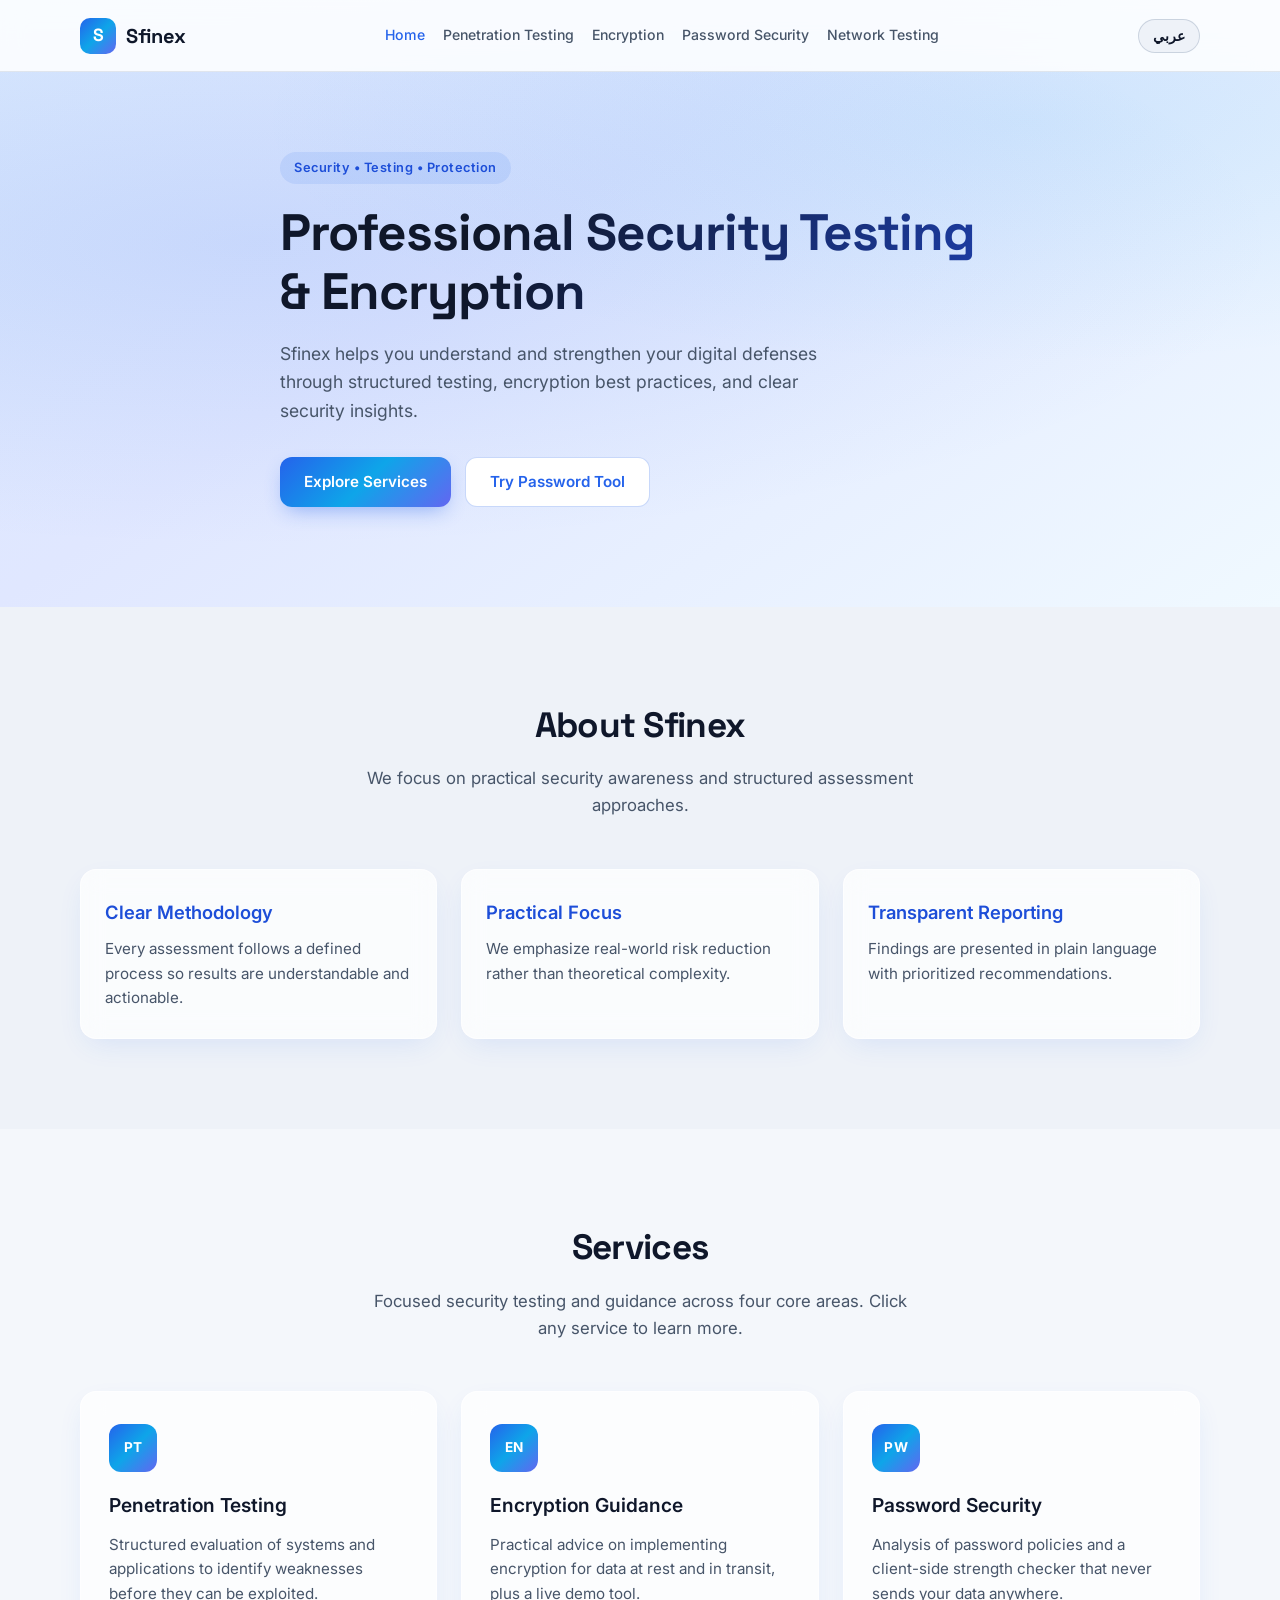
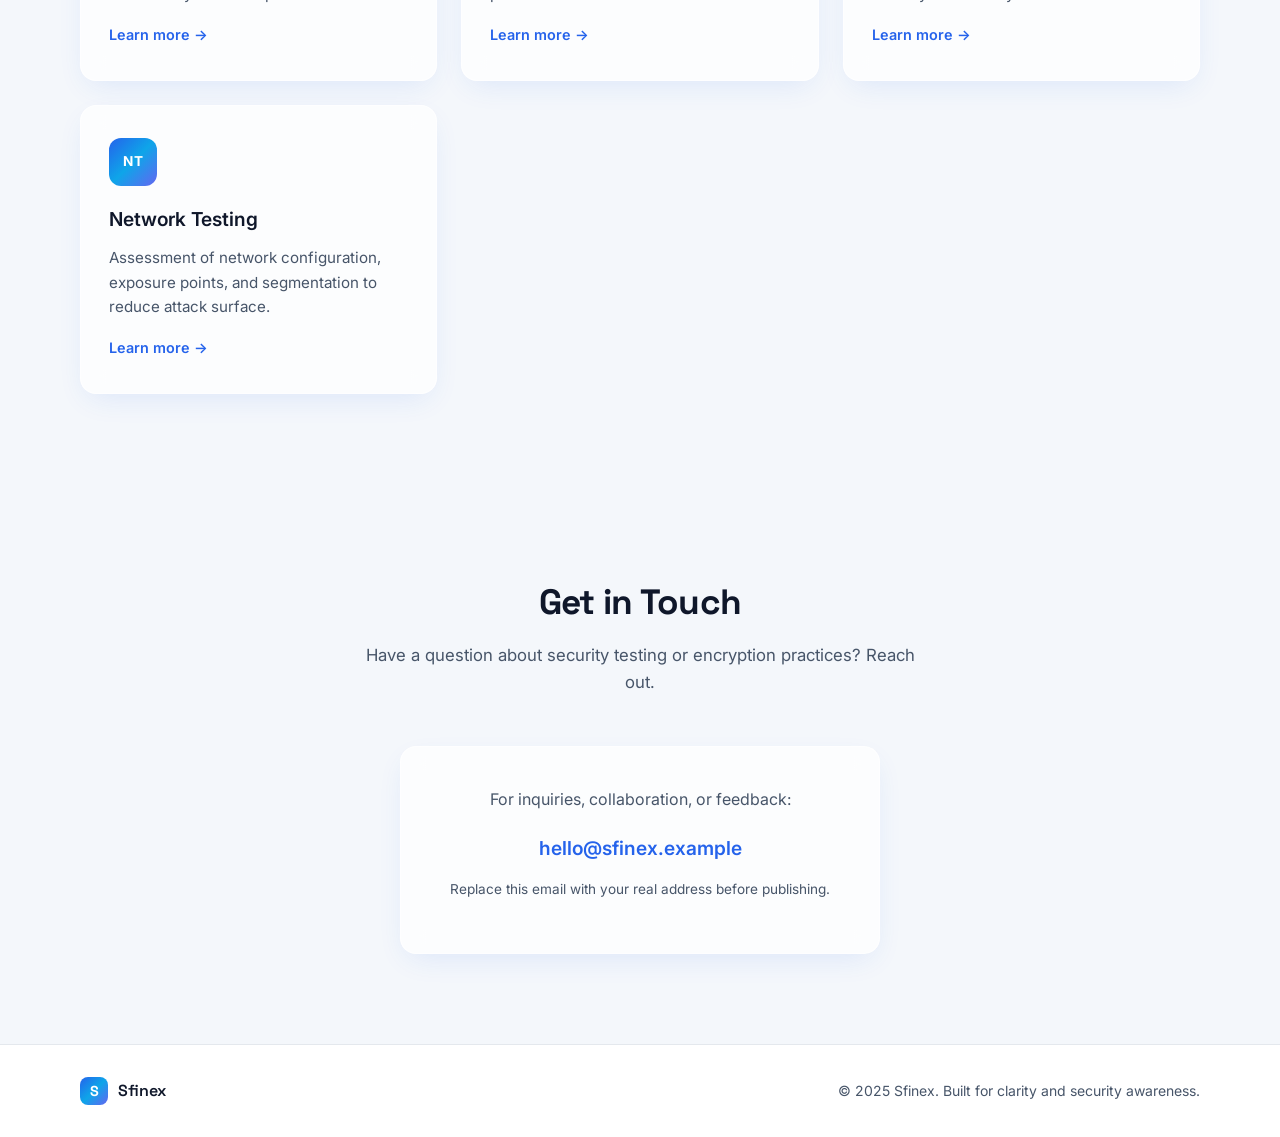
<file: index.html>
<!DOCTYPE html>
<html lang="en" dir="ltr">
<head>
  <meta charset="UTF-8">
  <meta name="viewport" content="width=device-width, initial-scale=1.0">
  <title>Sfinex — Security Testing & Encryption</title>
  <meta name="description" content="Sfinex provides professional penetration testing, encryption guidance, password security analysis, and network testing services.">
  <link rel="stylesheet" href="styles.css">
  <link rel="preconnect" href="https://fonts.googleapis.com">
  <link rel="preconnect" href="https://fonts.gstatic.com" crossorigin>
  <link href="https://fonts.googleapis.com/css2?family=Inter:wght@400;500;600;700&family=Space+Grotesk:wght@500;600;700&display=swap" rel="stylesheet">
</head>
<body>
  <header class="header">
    <div class="container nav">
      <a href="index.html" class="logo">
        <span class="logo-mark">S</span>
        <span class="logo-text">Sfinex</span>
      </a>
      <nav class="nav-links">
        <a href="index.html" class="active" data-en="Home" data-ar="الرئيسية">Home</a>
        <a href="penetration-testing.html" data-en="Penetration Testing" data-ar="اختبار الاختراق">Penetration Testing</a>
        <a href="encryption.html" data-en="Encryption" data-ar="التشفير">Encryption</a>
        <a href="password-security.html" data-en="Password Security" data-ar="أمان كلمات المرور">Password Security</a>
        <a href="network-testing.html" data-en="Network Testing" data-ar="اختبار الشبكة">Network Testing</a>
      </nav>
      <button id="lang-toggle" class="lang-btn" aria-label="Switch language">
        <span id="lang-label">عربي</span>
      </button>
    </div>
  </header>

  <section class="hero">
    <div class="hero-bg"></div>
    <div class="container hero-content">
      <p class="hero-badge" data-en="Security • Testing • Protection" data-ar="أمان • اختبار • حماية">Security • Testing • Protection</p>
      <h1 data-en="Professional Security Testing & Encryption" data-ar="اختبارات أمنية احترافية وتشفير">Professional Security Testing & Encryption</h1>
      <p class="hero-sub" data-en="Sfinex helps you understand and strengthen your digital defenses through structured testing, encryption best practices, and clear security insights." data-ar="تساعدك Sfinex على فهم وتعزيز دفاعاتك الرقمية من خلال اختبارات منظمة، وأفضل ممارسات التشفير، ورؤى أمنية واضحة.">
        Sfinex helps you understand and strengthen your digital defenses through structured testing, encryption best practices, and clear security insights.
      </p>
      <div class="hero-actions">
        <a href="#services" class="btn btn-primary" data-en="Explore Services" data-ar="استكشف الخدمات">Explore Services</a>
        <a href="password-security.html" class="btn btn-secondary" data-en="Try Password Tool" data-ar="جرّب أداة كلمة المرور">Try Password Tool</a>
      </div>
    </div>
  </section>

  <section id="about" class="section about">
    <div class="container">
      <div class="section-header">
        <h2 data-en="About Sfinex" data-ar="عن Sfinex">About Sfinex</h2>
        <p data-en="We focus on practical security awareness and structured assessment approaches." data-ar="نركز على الوعي الأمني العملي وأساليب التقييم المنظمة.">
          We focus on practical security awareness and structured assessment approaches.
        </p>
      </div>
      <div class="about-grid">
        <div class="about-card glass">
          <h3 data-en="Clear Methodology" data-ar="منهجية واضحة">Clear Methodology</h3>
          <p data-en="Every assessment follows a defined process so results are understandable and actionable." data-ar="كل تقييم يتبع عملية محددة حتى تكون النتائج مفهومة وقابلة للتنفيذ.">
            Every assessment follows a defined process so results are understandable and actionable.
          </p>
        </div>
        <div class="about-card glass">
          <h3 data-en="Practical Focus" data-ar="تركيز عملي">Practical Focus</h3>
          <p data-en="We emphasize real-world risk reduction rather than theoretical complexity." data-ar="نركز على تقليل المخاطر في العالم الحقيقي بدلاً من التعقيد النظري.">
            We emphasize real-world risk reduction rather than theoretical complexity.
          </p>
        </div>
        <div class="about-card glass">
          <h3 data-en="Transparent Reporting" data-ar="تقارير شفافة">Transparent Reporting</h3>
          <p data-en="Findings are presented in plain language with prioritized recommendations." data-ar="تُعرض النتائج بلغة بسيطة مع توصيات مرتبة حسب الأولوية.">
            Findings are presented in plain language with prioritized recommendations.
          </p>
        </div>
      </div>
    </div>
  </section>

  <section id="services" class="section services">
    <div class="container">
      <div class="section-header">
        <h2 data-en="Services" data-ar="الخدمات">Services</h2>
        <p data-en="Focused security testing and guidance across four core areas. Click any service to learn more." data-ar="اختبارات أمنية وإرشادات مركزة في أربعة مجالات أساسية. اضغط على أي خدمة لمعرفة المزيد.">
          Focused security testing and guidance across four core areas. Click any service to learn more.
        </p>
      </div>
      <div class="services-grid">
        <a href="penetration-testing.html" class="service-card glass service-link">
          <div class="service-icon">PT</div>
          <h3 data-en="Penetration Testing" data-ar="اختبار الاختراق">Penetration Testing</h3>
          <p data-en="Structured evaluation of systems and applications to identify weaknesses before they can be exploited." data-ar="تقييم منظم للأنظمة والتطبيقات لتحديد نقاط الضعف قبل أن يتم استغلالها.">
            Structured evaluation of systems and applications to identify weaknesses before they can be exploited.
          </p>
          <span class="learn-more" data-en="Learn more →" data-ar="اعرف المزيد ←">Learn more →</span>
        </a>
        <a href="encryption.html" class="service-card glass service-link">
          <div class="service-icon">EN</div>
          <h3 data-en="Encryption Guidance" data-ar="إرشادات التشفير">Encryption Guidance</h3>
          <p data-en="Practical advice on implementing encryption for data at rest and in transit, plus a live demo tool." data-ar="نصائح عملية حول تطبيق التشفير للبيانات الثابتة والمنقولة، مع أداة تجريبية مباشرة.">
            Practical advice on implementing encryption for data at rest and in transit, plus a live demo tool.
          </p>
          <span class="learn-more" data-en="Learn more →" data-ar="اعرف المزيد ←">Learn more →</span>
        </a>
        <a href="password-security.html" class="service-card glass service-link">
          <div class="service-icon">PW</div>
          <h3 data-en="Password Security" data-ar="أمان كلمات المرور">Password Security</h3>
          <p data-en="Analysis of password policies and a client-side strength checker that never sends your data anywhere." data-ar="تحليل سياسات كلمات المرور وفاحص قوة يعمل في المتصفح ولا يرسل بياناتك لأي مكان.">
            Analysis of password policies and a client-side strength checker that never sends your data anywhere.
          </p>
          <span class="learn-more" data-en="Learn more →" data-ar="اعرف المزيد ←">Learn more →</span>
        </a>
        <a href="network-testing.html" class="service-card glass service-link">
          <div class="service-icon">NT</div>
          <h3 data-en="Network Testing" data-ar="اختبار الشبكة">Network Testing</h3>
          <p data-en="Assessment of network configuration, exposure points, and segmentation to reduce attack surface." data-ar="تقييم إعدادات الشبكة ونقاط التعرض والتقسيم لتقليل سطح الهجوم.">
            Assessment of network configuration, exposure points, and segmentation to reduce attack surface.
          </p>
          <span class="learn-more" data-en="Learn more →" data-ar="اعرف المزيد ←">Learn more →</span>
        </a>
      </div>
    </div>
  </section>

  <section id="contact" class="section contact">
    <div class="container">
      <div class="section-header">
        <h2 data-en="Get in Touch" data-ar="تواصل معنا">Get in Touch</h2>
        <p data-en="Have a question about security testing or encryption practices? Reach out." data-ar="لديك سؤال حول اختبارات الأمان أو ممارسات التشفير؟ تواصل معنا.">
          Have a question about security testing or encryption practices? Reach out.
        </p>
      </div>
      <div class="contact-card glass">
        <p data-en="For inquiries, collaboration, or feedback:" data-ar="للاستفسارات أو التعاون أو الملاحظات:">
          For inquiries, collaboration, or feedback:
        </p>
        <a href="mailto:hello@sfinex.example" class="contact-email">hello@sfinex.example</a>
        <p class="contact-note" data-en="Replace this email with your real address before publishing." data-ar="استبدل هذا البريد بعنوانك الحقيقي قبل النشر.">
          Replace this email with your real address before publishing.
        </p>
      </div>
    </div>
  </section>

  <footer class="footer">
    <div class="container footer-inner">
      <div class="footer-brand">
        <span class="logo-mark small">S</span>
        <span>Sfinex</span>
      </div>
      <p class="footer-copy">
        <span data-en="© 2025 Sfinex. Built for clarity and security awareness." data-ar="© 2025 Sfinex. بُني من أجل الوضوح والوعي الأمني.">
          © 2025 Sfinex. Built for clarity and security awareness.
        </span>
      </p>
    </div>
  </footer>

  <script src="script.js"></script>
</body>
</html>
</file>
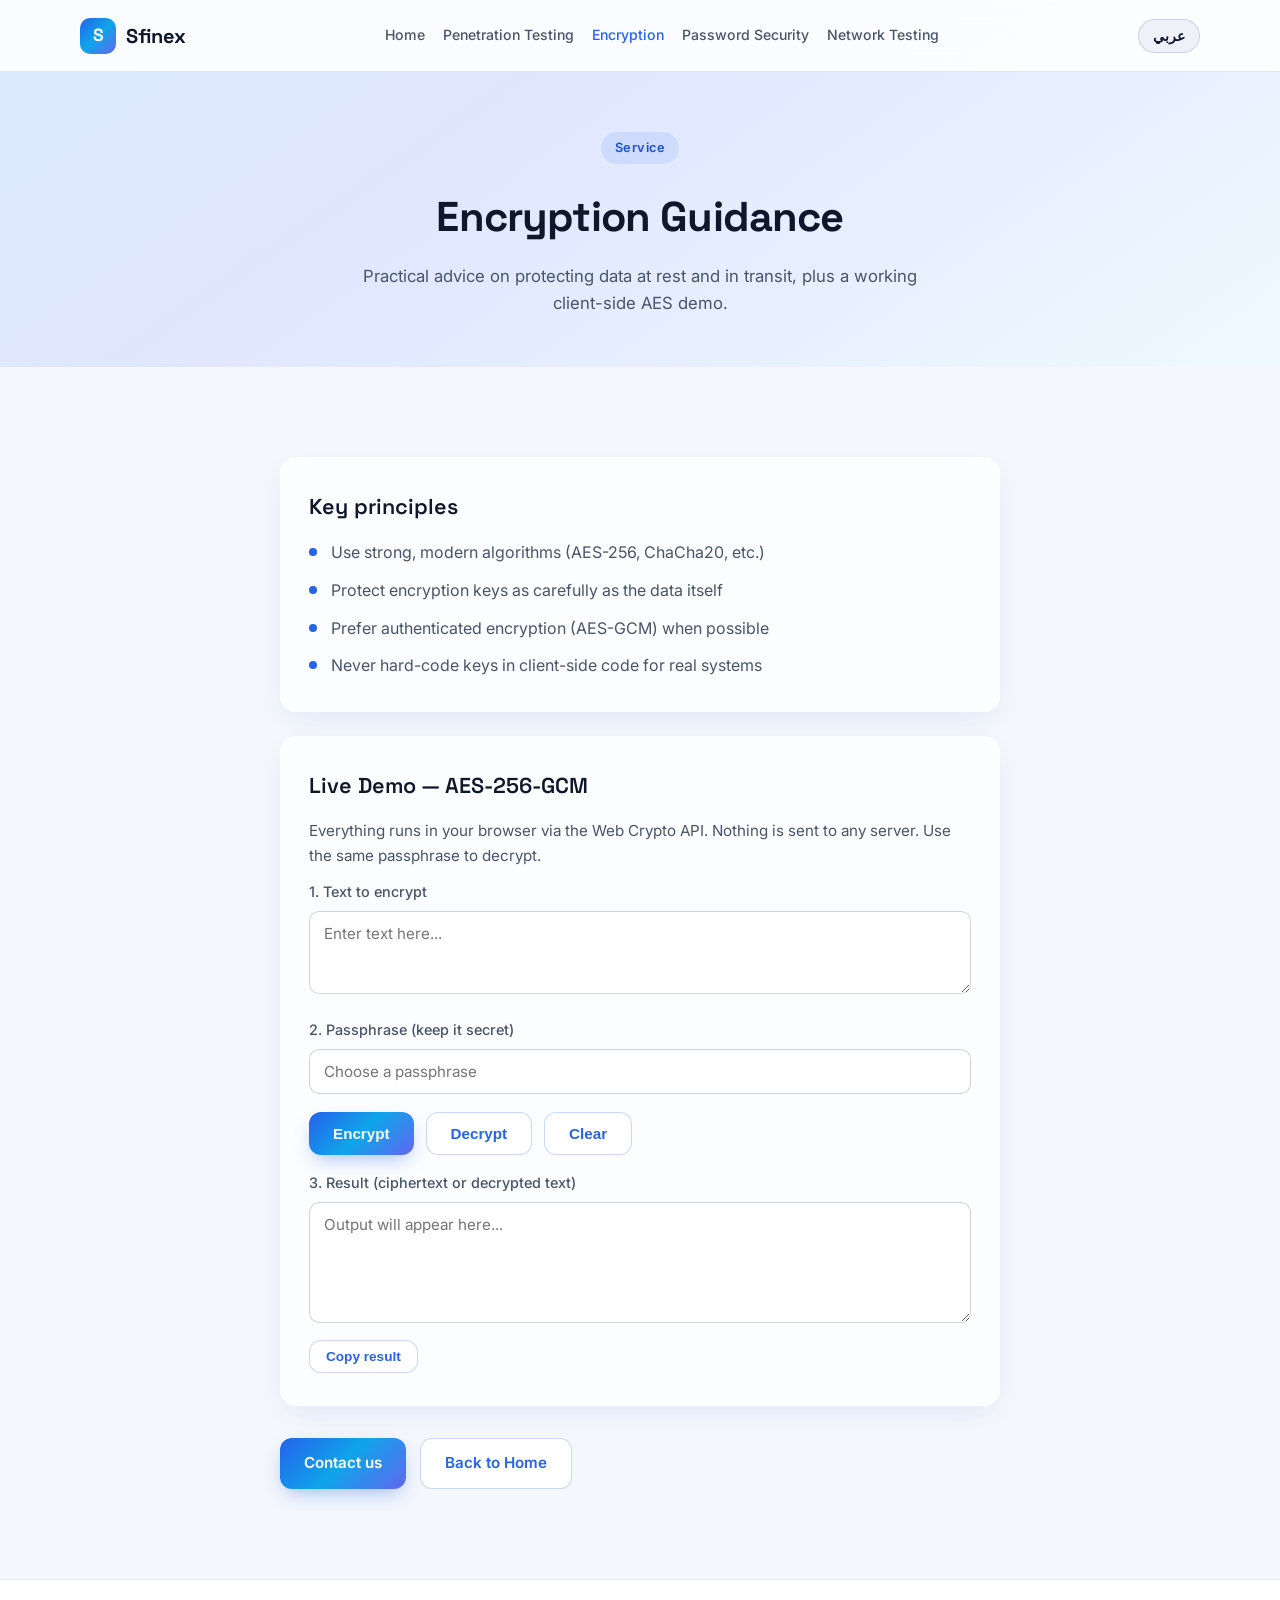
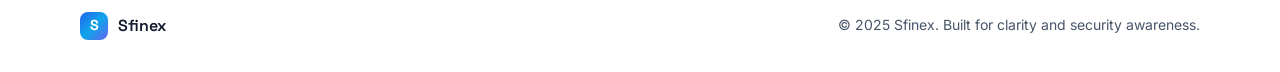
<file: encryption.html>
<!DOCTYPE html>
<html lang="en" dir="ltr">
<head>
  <meta charset="UTF-8">
  <meta name="viewport" content="width=device-width, initial-scale=1.0">
  <title>Encryption — Sfinex</title>
  <link rel="stylesheet" href="styles.css">
  <link rel="preconnect" href="https://fonts.googleapis.com">
  <link rel="preconnect" href="https://fonts.gstatic.com" crossorigin>
  <link href="https://fonts.googleapis.com/css2?family=Inter:wght@400;500;600;700&family=Space+Grotesk:wght@500;600;700&display=swap" rel="stylesheet">
</head>
<body>
  <header class="header">
    <div class="container nav">
      <a href="index.html" class="logo">
        <span class="logo-mark">S</span>
        <span class="logo-text">Sfinex</span>
      </a>
      <nav class="nav-links">
        <a href="index.html" data-en="Home" data-ar="الرئيسية">Home</a>
        <a href="penetration-testing.html" data-en="Penetration Testing" data-ar="اختبار الاختراق">Penetration Testing</a>
        <a href="encryption.html" class="active" data-en="Encryption" data-ar="التشفير">Encryption</a>
        <a href="password-security.html" data-en="Password Security" data-ar="أمان كلمات المرور">Password Security</a>
        <a href="network-testing.html" data-en="Network Testing" data-ar="اختبار الشبكة">Network Testing</a>
      </nav>
      <button id="lang-toggle" class="lang-btn" aria-label="Switch language">
        <span id="lang-label">عربي</span>
      </button>
    </div>
  </header>

  <section class="page-hero">
    <div class="container">
      <p class="hero-badge" data-en="Service" data-ar="خدمة">Service</p>
      <h1 data-en="Encryption Guidance" data-ar="إرشادات التشفير">Encryption Guidance</h1>
      <p class="page-sub" data-en="Practical advice on protecting data at rest and in transit, plus a working client-side AES demo." data-ar="نصائح عملية لحماية البيانات الثابتة والمنقولة، مع عرض AES يعمل في المتصفح.">
        Practical advice on protecting data at rest and in transit, plus a working client-side AES demo.
      </p>
    </div>
  </section>

  <section class="section">
    <div class="container content-width">
      <div class="content-block glass">
        <h2 data-en="Key principles" data-ar="مبادئ أساسية">Key principles</h2>
        <ul class="feature-list">
          <li data-en="Use strong, modern algorithms (AES-256, ChaCha20, etc.)" data-ar="استخدم خوارزميات قوية وحديثة (مثل AES-256)"></li>
          <li data-en="Protect encryption keys as carefully as the data itself" data-ar="احمِ مفاتيح التشفير بعناية مثل البيانات نفسها"></li>
          <li data-en="Prefer authenticated encryption (AES-GCM) when possible" data-ar="فضّل التشفير المصادق عليه (AES-GCM) عند الإمكان"></li>
          <li data-en="Never hard-code keys in client-side code for real systems" data-ar="لا تضع المفاتيح داخل كود الواجهة الأمامية في الأنظمة الحقيقية"></li>
        </ul>
      </div>

      <div class="content-block glass">
        <h2 data-en="Live Demo — AES-256-GCM" data-ar="عرض مباشر — AES-256-GCM">Live Demo — AES-256-GCM</h2>
        <p class="tool-desc" data-en="Everything runs in your browser via the Web Crypto API. Nothing is sent to any server. Use the same passphrase to decrypt." data-ar="كل شيء يعمل في متصفحك عبر Web Crypto API. لا يُرسل أي شيء لأي خادم. استخدم نفس عبارة المرور لفك التشفير.">
          Everything runs in your browser via the Web Crypto API. Nothing is sent to any server. Use the same passphrase to decrypt.
        </p>

        <div class="tool-form">
          <label data-en="1. Text to encrypt" data-ar="1. النص المراد تشفيره">1. Text to encrypt</label>
          <textarea id="plain-text" rows="3" placeholder="Enter text here..."></textarea>

          <label data-en="2. Passphrase (keep it secret)" data-ar="2. عبارة المرور (احتفظ بها سرًا)">2. Passphrase (keep it secret)</label>
          <input type="password" id="enc-pass" placeholder="Choose a passphrase">

          <div class="tool-buttons">
            <button id="btn-encrypt" class="btn btn-primary" data-en="Encrypt" data-ar="تشفير">Encrypt</button>
            <button id="btn-decrypt" class="btn btn-secondary" data-en="Decrypt" data-ar="فك التشفير">Decrypt</button>
            <button id="btn-clear" class="btn btn-secondary" data-en="Clear" data-ar="مسح">Clear</button>
          </div>

          <label data-en="3. Result (ciphertext or decrypted text)" data-ar="3. النتيجة (نص مشفر أو نص مفكوك)">3. Result (ciphertext or decrypted text)</label>
          <textarea id="enc-result" rows="5" placeholder="Output will appear here..."></textarea>
          <button id="btn-copy" class="btn btn-secondary btn-small" data-en="Copy result" data-ar="نسخ النتيجة">Copy result</button>
        </div>
      </div>

      <div class="page-actions">
        <a href="index.html#contact" class="btn btn-primary" data-en="Contact us" data-ar="تواصل معنا">Contact us</a>
        <a href="index.html" class="btn btn-secondary" data-en="Back to Home" data-ar="العودة للرئيسية">Back to Home</a>
      </div>
    </div>
  </section>

  <footer class="footer">
    <div class="container footer-inner">
      <div class="footer-brand">
        <span class="logo-mark small">S</span>
        <span>Sfinex</span>
      </div>
      <p class="footer-copy">
        <span data-en="© 2025 Sfinex. Built for clarity and security awareness." data-ar="© 2025 Sfinex. بُني من أجل الوضوح والوعي الأمني.">
          © 2025 Sfinex. Built for clarity and security awareness.
        </span>
      </p>
    </div>
  </footer>
  <script src="script.js"></script>
</body>
</html>
</file>
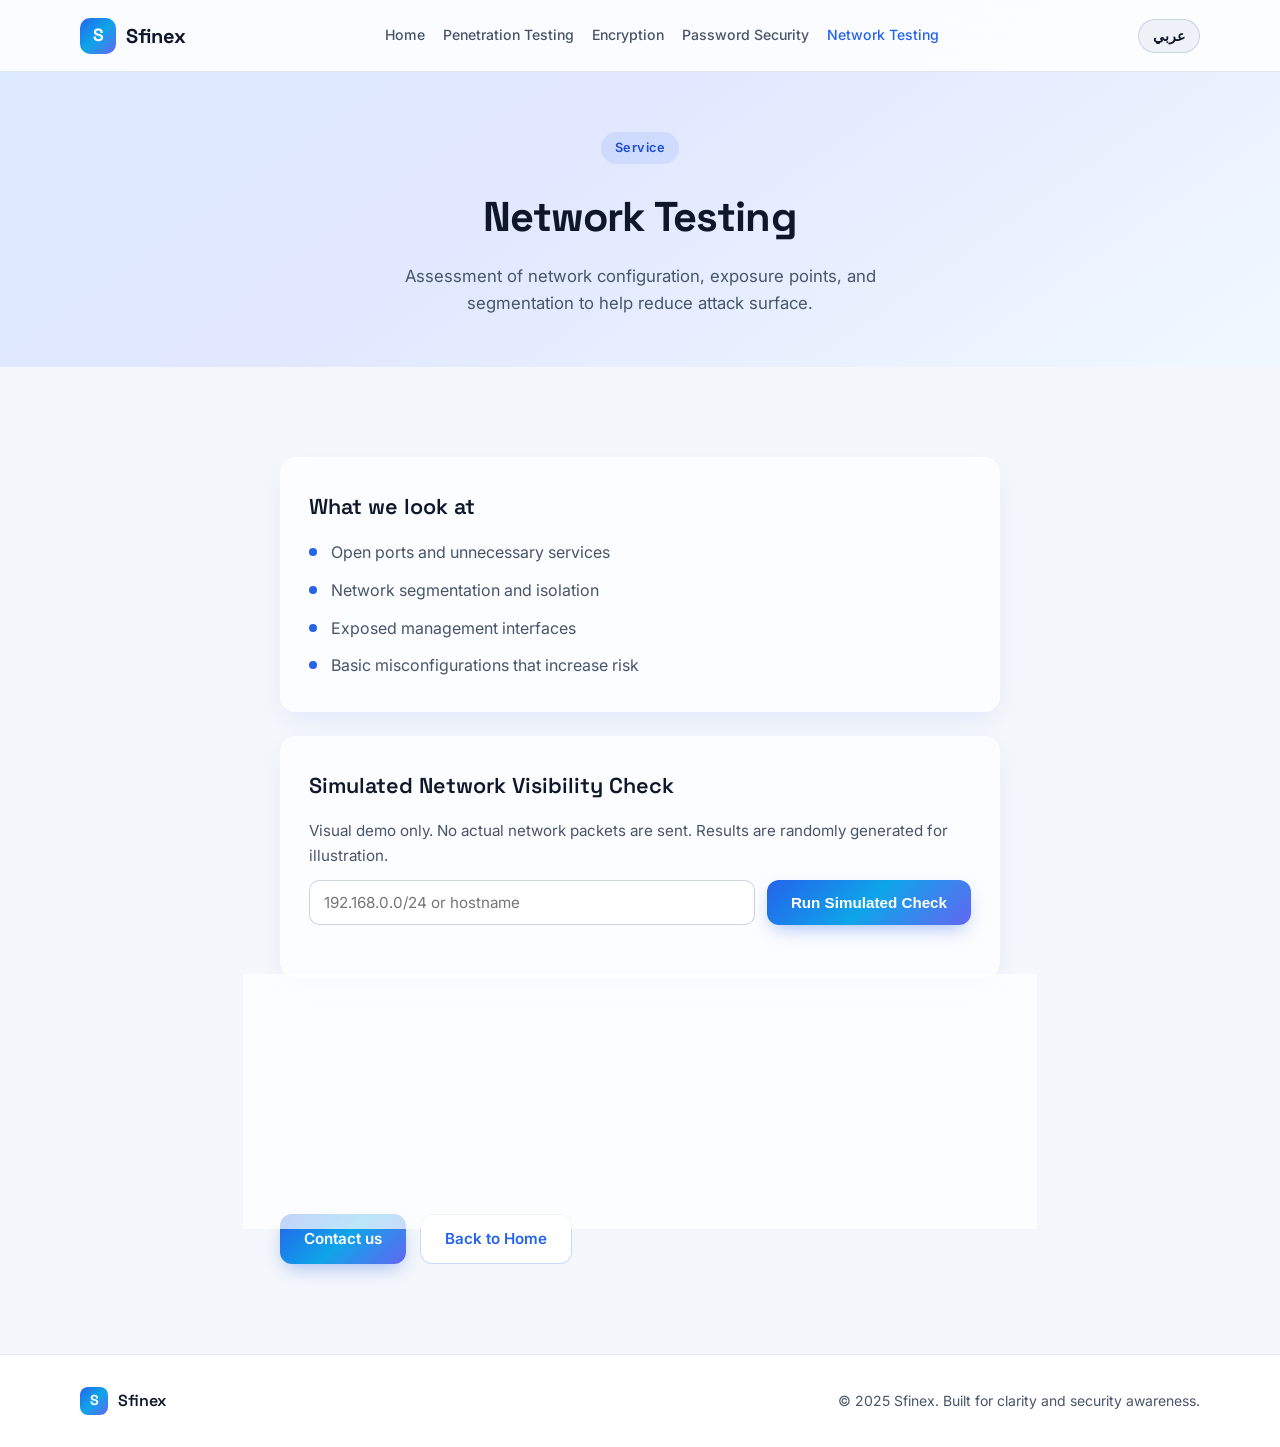
<file: network-testing.html>
<!DOCTYPE html>
<html lang="en" dir="ltr">
<head>
  <meta charset="UTF-8">
  <meta name="viewport" content="width=device-width, initial-scale=1.0">
  <title>Network Testing — Sfinex</title>
  <link rel="stylesheet" href="styles.css">
  <link rel="preconnect" href="https://fonts.googleapis.com">
  <link rel="preconnect" href="https://fonts.gstatic.com" crossorigin>
  <link href="https://fonts.googleapis.com/css2?family=Inter:wght@400;500;600;700&family=Space+Grotesk:wght@500;600;700&display=swap" rel="stylesheet">
</head>
<body>
  <header class="header">
    <div class="container nav">
      <a href="index.html" class="logo">
        <span class="logo-mark">S</span>
        <span class="logo-text">Sfinex</span>
      </a>
      <nav class="nav-links">
        <a href="index.html" data-en="Home" data-ar="الرئيسية">Home</a>
        <a href="penetration-testing.html" data-en="Penetration Testing" data-ar="اختبار الاختراق">Penetration Testing</a>
        <a href="encryption.html" data-en="Encryption" data-ar="التشفير">Encryption</a>
        <a href="password-security.html" data-en="Password Security" data-ar="أمان كلمات المرور">Password Security</a>
        <a href="network-testing.html" class="active" data-en="Network Testing" data-ar="اختبار الشبكة">Network Testing</a>
      </nav>
      <button id="lang-toggle" class="lang-btn" aria-label="Switch language">
        <span id="lang-label">عربي</span>
      </button>
    </div>
  </header>

  <section class="page-hero">
    <div class="container">
      <p class="hero-badge" data-en="Service" data-ar="خدمة">Service</p>
      <h1 data-en="Network Testing" data-ar="اختبار الشبكة">Network Testing</h1>
      <p class="page-sub" data-en="Assessment of network configuration, exposure points, and segmentation to help reduce attack surface." data-ar="تقييم إعدادات الشبكة ونقاط التعرض والتقسيم للمساعدة في تقليل سطح الهجوم.">
        Assessment of network configuration, exposure points, and segmentation to help reduce attack surface.
      </p>
    </div>
  </section>

  <section class="section">
    <div class="container content-width">
      <div class="content-block glass">
        <h2 data-en="What we look at" data-ar="ما الذي ننظر إليه">What we look at</h2>
        <ul class="feature-list">
          <li data-en="Open ports and unnecessary services" data-ar="المنافذ المفتوحة والخدمات غير الضرورية"></li>
          <li data-en="Network segmentation and isolation" data-ar="تقسيم الشبكة والعزل"></li>
          <li data-en="Exposed management interfaces" data-ar="واجهات الإدارة المعرضة"></li>
          <li data-en="Basic misconfigurations that increase risk" data-ar="أخطاء الإعداد الأساسية التي تزيد المخاطر"></li>
        </ul>
      </div>

      <!-- Simulated Network Check -->
      <div class="content-block glass">
        <h2 data-en="Simulated Network Visibility Check" data-ar="فحص رؤية الشبكة التجريبي">Simulated Network Visibility Check</h2>
        <p class="tool-desc" data-en="Visual demo only. No actual network packets are sent. Results are randomly generated for illustration." data-ar="عرض مرئي فقط. لا يتم إرسال أي حزم شبكة حقيقية. النتائج تُولَّد عشوائيًا للتوضيح.">
          Visual demo only. No actual network packets are sent. Results are randomly generated for illustration.
        </p>

        <div class="sim-controls">
          <input type="text" id="net-target" placeholder="192.168.0.0/24 or hostname" data-en-placeholder="192.168.0.0/24 or hostname" data-ar-placeholder="192.168.0.0/24 أو اسم مضيف">
          <button id="btn-sim-network" class="btn btn-primary" data-en="Run Simulated Check" data-ar="تشغيل الفحص التجريبي">Run Simulated Check</button>
        </div>

        <div id="net-progress-wrap" class="sim-progress-wrap" hidden>
          <div class="sim-progress-bar"><div id="net-progress-fill" class="sim-progress-fill"></div></div>
          <p id="net-status" class="sim-status">Preparing...</p>
        </div>

        <div id="net-results" class="sim-results" hidden>
          <h3 data-en="Simulated Host Summary" data-ar="ملخص المضيفين التجريبي">Simulated Host Summary</h3>
          <div class="net-table-wrap">
            <table class="net-table">
              <thead>
                <tr>
                  <th data-en="Host" data-ar="المضيف">Host</th>
                  <th data-en="Status" data-ar="الحالة">Status</th>
                  <th data-en="Open Ports (sim)" data-ar="منافذ مفتوحة (تجريبي)">Open Ports (sim)</th>
                </tr>
              </thead>
              <tbody id="net-table-body"></tbody>
            </table>
          </div>
          <p class="sim-disclaimer" data-en="All data above is fictional and created only for demonstration." data-ar="جميع البيانات أعلاه وهمية ومُنشأة للعرض فقط.">
            All data above is fictional and created only for demonstration.
          </p>
        </div>
      </div>

      <div class="content-block glass">
        <h2 data-en="Limitation of browser tools" data-ar="حدود أدوات المتصفح">Limitation of browser tools</h2>
        <p data-en="Real network scanning cannot be performed from a web browser due to security restrictions. Professional testing requires dedicated tools and proper authorization." data-ar="لا يمكن إجراء فحص الشبكة الحقيقي من متصفح الويب بسبب قيود الأمان. يتطلب الاختبار الاحترافي أدوات مخصصة وتفويضًا مناسبًا.">
          Real network scanning cannot be performed from a web browser due to security restrictions. Professional testing requires dedicated tools and proper authorization.
        </p>
      </div>

      <div class="page-actions">
        <a href="index.html#contact" class="btn btn-primary" data-en="Contact us" data-ar="تواصل معنا">Contact us</a>
        <a href="index.html" class="btn btn-secondary" data-en="Back to Home" data-ar="العودة للرئيسية">Back to Home</a>
      </div>
    </div>
  </section>

  <footer class="footer">
    <div class="container footer-inner">
      <div class="footer-brand">
        <span class="logo-mark small">S</span>
        <span>Sfinex</span>
      </div>
      <p class="footer-copy">
        <span data-en="© 2025 Sfinex. Built for clarity and security awareness." data-ar="© 2025 Sfinex. بُني من أجل الوضوح والوعي الأمني.">
          © 2025 Sfinex. Built for clarity and security awareness.
        </span>
      </p>
    </div>
  </footer>
  <script src="script.js"></script>
</body>
</html>
</file>
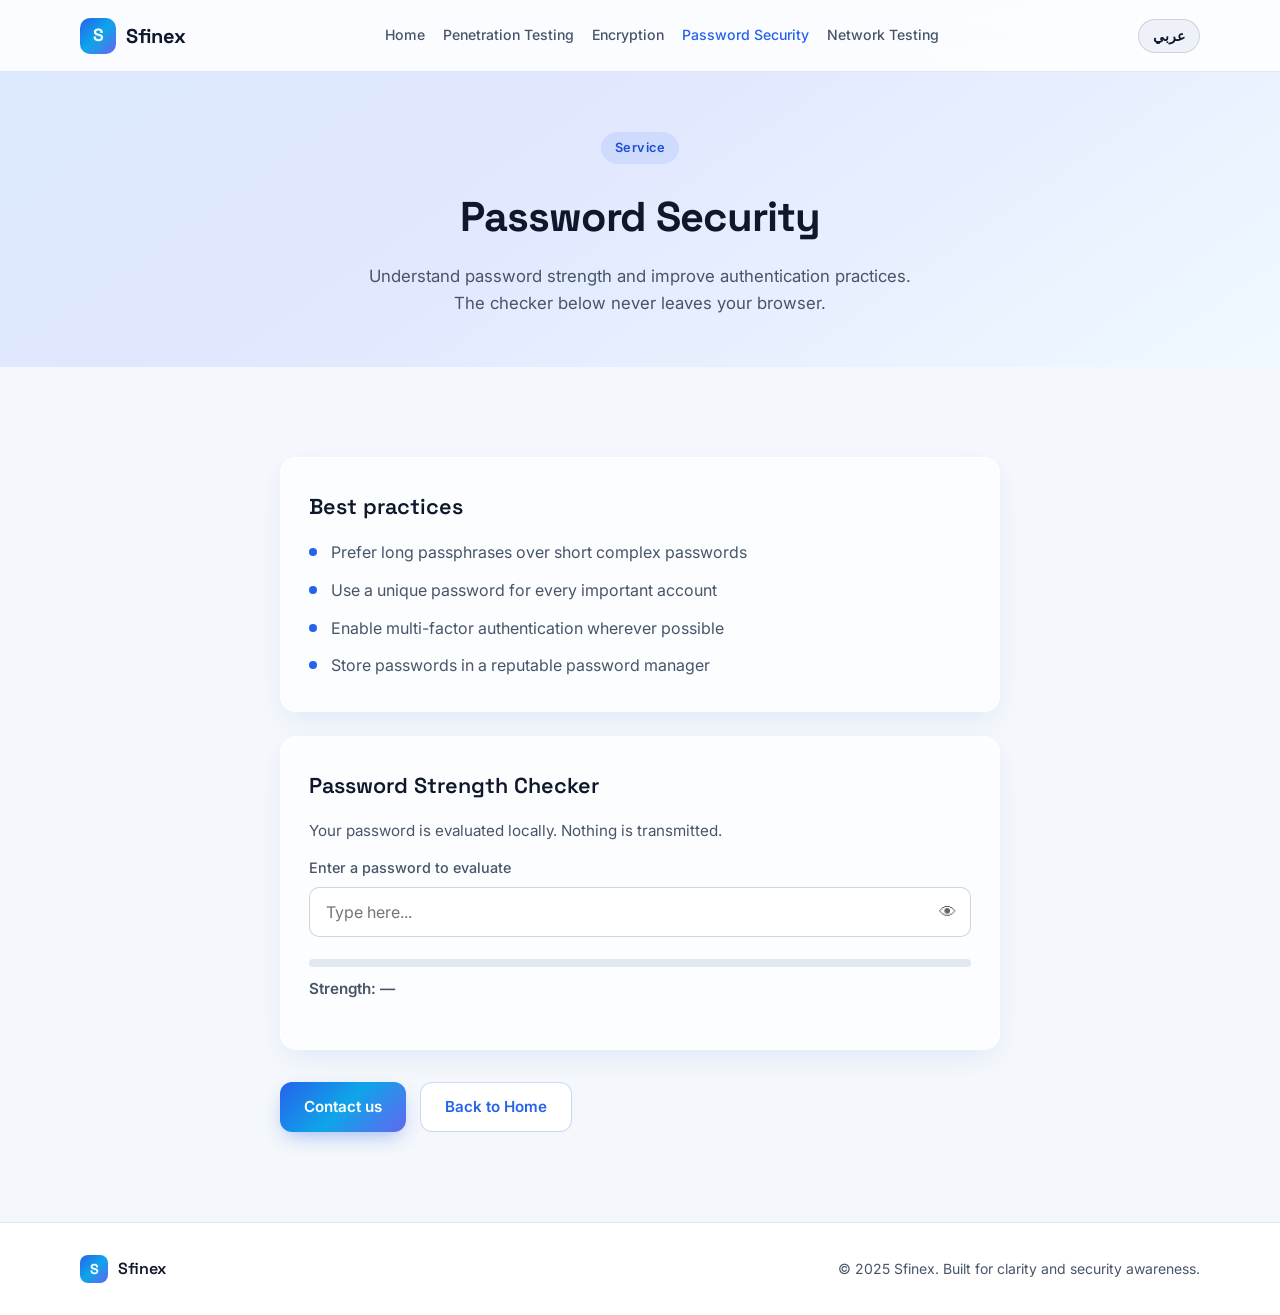
<file: password-security.html>
<!DOCTYPE html>
<html lang="en" dir="ltr">
<head>
  <meta charset="UTF-8">
  <meta name="viewport" content="width=device-width, initial-scale=1.0">
  <title>Password Security — Sfinex</title>
  <link rel="stylesheet" href="styles.css">
  <link rel="preconnect" href="https://fonts.googleapis.com">
  <link rel="preconnect" href="https://fonts.gstatic.com" crossorigin>
  <link href="https://fonts.googleapis.com/css2?family=Inter:wght@400;500;600;700&family=Space+Grotesk:wght@500;600;700&display=swap" rel="stylesheet">
</head>
<body>
  <header class="header">
    <div class="container nav">
      <a href="index.html" class="logo">
        <span class="logo-mark">S</span>
        <span class="logo-text">Sfinex</span>
      </a>
      <nav class="nav-links">
        <a href="index.html" data-en="Home" data-ar="الرئيسية">Home</a>
        <a href="penetration-testing.html" data-en="Penetration Testing" data-ar="اختبار الاختراق">Penetration Testing</a>
        <a href="encryption.html" data-en="Encryption" data-ar="التشفير">Encryption</a>
        <a href="password-security.html" class="active" data-en="Password Security" data-ar="أمان كلمات المرور">Password Security</a>
        <a href="network-testing.html" data-en="Network Testing" data-ar="اختبار الشبكة">Network Testing</a>
      </nav>
      <button id="lang-toggle" class="lang-btn" aria-label="Switch language">
        <span id="lang-label">عربي</span>
      </button>
    </div>
  </header>

  <section class="page-hero">
    <div class="container">
      <p class="hero-badge" data-en="Service" data-ar="خدمة">Service</p>
      <h1 data-en="Password Security" data-ar="أمان كلمات المرور">Password Security</h1>
      <p class="page-sub" data-en="Understand password strength and improve authentication practices. The checker below never leaves your browser." data-ar="افهم قوة كلمة المرور وحسّن ممارسات المصادقة. الفاحص أدناه لا يغادر متصفحك أبدًا.">
        Understand password strength and improve authentication practices. The checker below never leaves your browser.
      </p>
    </div>
  </section>

  <section class="section">
    <div class="container content-width">
      <div class="content-block glass">
        <h2 data-en="Best practices" data-ar="أفضل الممارسات">Best practices</h2>
        <ul class="feature-list">
          <li data-en="Prefer long passphrases over short complex passwords" data-ar="فضّل العبارات الطويلة على كلمات المرور القصيرة المعقدة"></li>
          <li data-en="Use a unique password for every important account" data-ar="استخدم كلمة مرور فريدة لكل حساب مهم"></li>
          <li data-en="Enable multi-factor authentication wherever possible" data-ar="فعّل المصادقة متعددة العوامل حيثما أمكن"></li>
          <li data-en="Store passwords in a reputable password manager" data-ar="احفظ كلمات المرور في مدير كلمات مرور موثوق"></li>
        </ul>
      </div>

      <div class="content-block glass">
        <h2 data-en="Password Strength Checker" data-ar="فاحص قوة كلمة المرور">Password Strength Checker</h2>
        <p class="tool-desc" data-en="Your password is evaluated locally. Nothing is transmitted." data-ar="يتم تقييم كلمة المرور محليًا. لا يُرسل أي شيء.">
          Your password is evaluated locally. Nothing is transmitted.
        </p>

        <div class="tool-form">
          <label for="password-input" data-en="Enter a password to evaluate" data-ar="أدخل كلمة مرور لتقييمها">Enter a password to evaluate</label>
          <div class="input-wrap">
            <input type="password" id="password-input" placeholder="Type here..." autocomplete="off" spellcheck="false">
            <button type="button" id="toggle-visibility" class="icon-btn" aria-label="Show password">👁</button>
          </div>

          <div class="strength-meter">
            <div class="meter-bar">
              <div id="meter-fill" class="meter-fill"></div>
            </div>
            <p id="strength-label" class="strength-label">Strength: —</p>
          </div>
          <ul id="feedback-list" class="feedback-list"></ul>
        </div>
      </div>

      <div class="page-actions">
        <a href="index.html#contact" class="btn btn-primary" data-en="Contact us" data-ar="تواصل معنا">Contact us</a>
        <a href="index.html" class="btn btn-secondary" data-en="Back to Home" data-ar="العودة للرئيسية">Back to Home</a>
      </div>
    </div>
  </section>

  <footer class="footer">
    <div class="container footer-inner">
      <div class="footer-brand">
        <span class="logo-mark small">S</span>
        <span>Sfinex</span>
      </div>
      <p class="footer-copy">
        <span data-en="© 2025 Sfinex. Built for clarity and security awareness." data-ar="© 2025 Sfinex. بُني من أجل الوضوح والوعي الأمني.">
          © 2025 Sfinex. Built for clarity and security awareness.
        </span>
      </p>
    </div>
  </footer>
  <script src="script.js"></script>
</body>
</html>
</file>
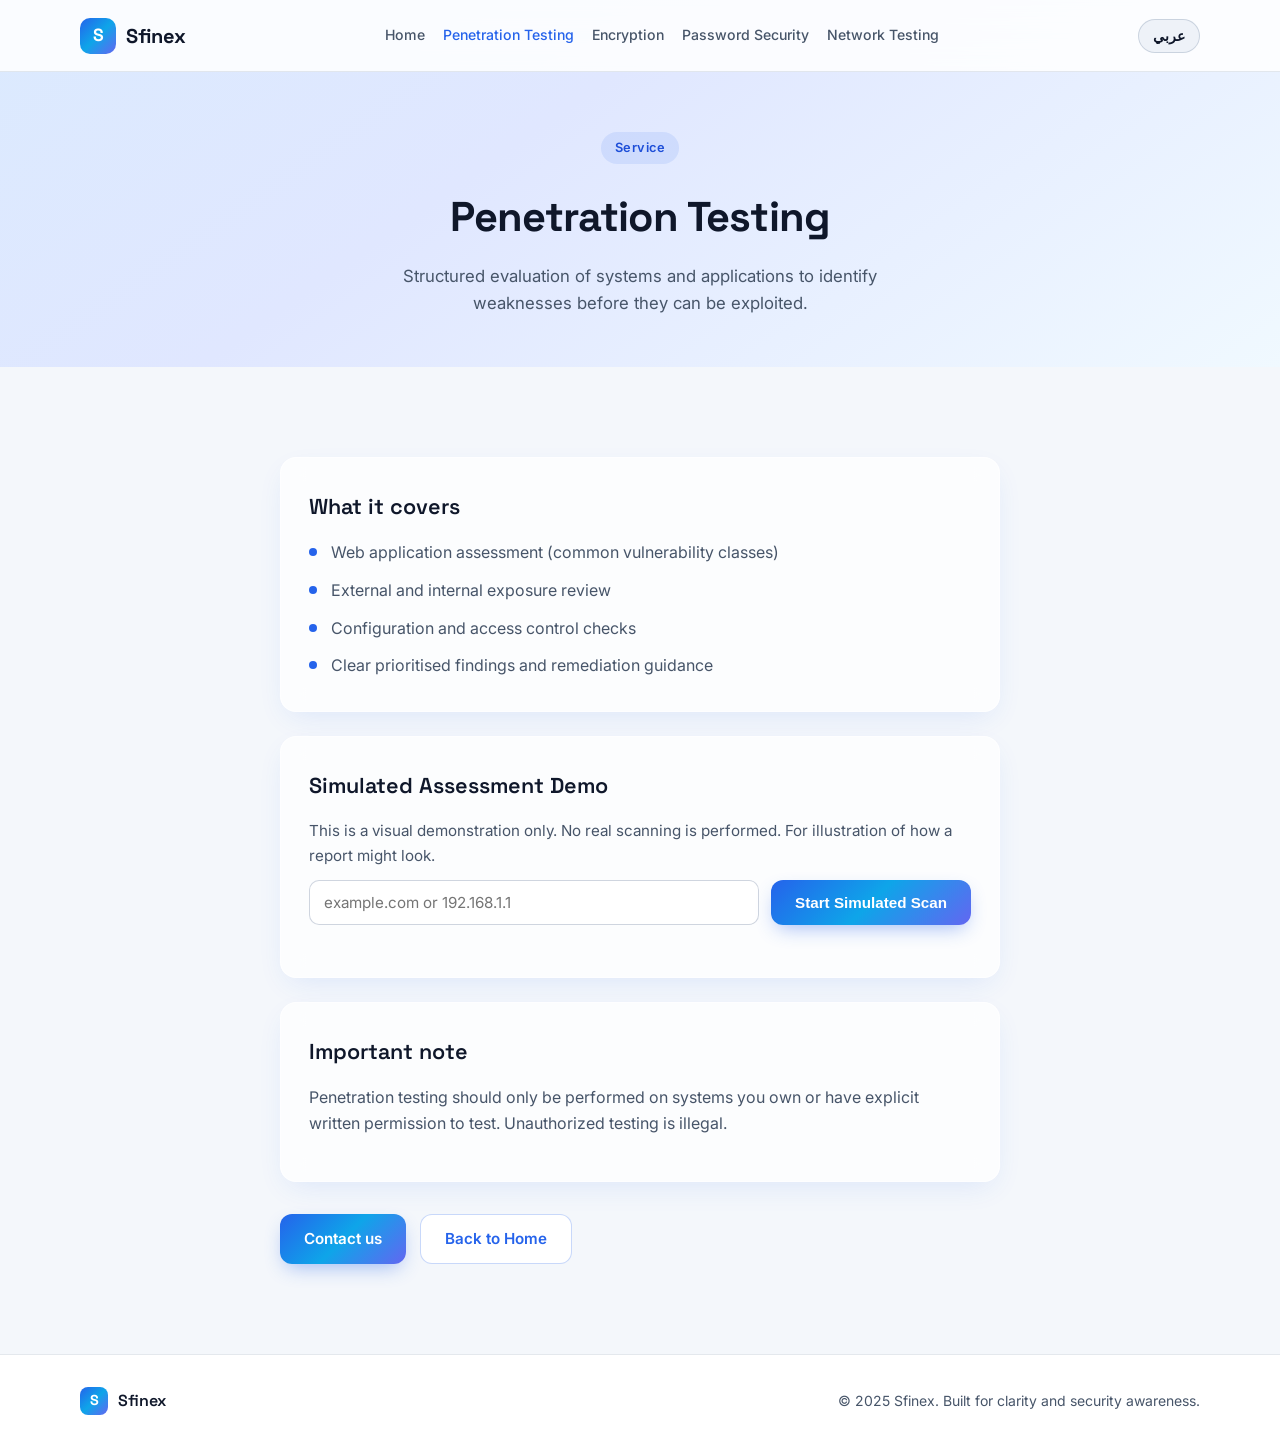
<file: penetration-testing.html>
<!DOCTYPE html>
<html lang="en" dir="ltr">
<head>
  <meta charset="UTF-8">
  <meta name="viewport" content="width=device-width, initial-scale=1.0">
  <title>Penetration Testing — Sfinex</title>
  <link rel="stylesheet" href="styles.css">
  <link rel="preconnect" href="https://fonts.googleapis.com">
  <link rel="preconnect" href="https://fonts.gstatic.com" crossorigin>
  <link href="https://fonts.googleapis.com/css2?family=Inter:wght@400;500;600;700&family=Space+Grotesk:wght@500;600;700&display=swap" rel="stylesheet">
</head>
<body>
  <header class="header">
    <div class="container nav">
      <a href="index.html" class="logo">
        <span class="logo-mark">S</span>
        <span class="logo-text">Sfinex</span>
      </a>
      <nav class="nav-links">
        <a href="index.html" data-en="Home" data-ar="الرئيسية">Home</a>
        <a href="penetration-testing.html" class="active" data-en="Penetration Testing" data-ar="اختبار الاختراق">Penetration Testing</a>
        <a href="encryption.html" data-en="Encryption" data-ar="التشفير">Encryption</a>
        <a href="password-security.html" data-en="Password Security" data-ar="أمان كلمات المرور">Password Security</a>
        <a href="network-testing.html" data-en="Network Testing" data-ar="اختبار الشبكة">Network Testing</a>
      </nav>
      <button id="lang-toggle" class="lang-btn" aria-label="Switch language">
        <span id="lang-label">عربي</span>
      </button>
    </div>
  </header>

  <section class="page-hero">
    <div class="container">
      <p class="hero-badge" data-en="Service" data-ar="خدمة">Service</p>
      <h1 data-en="Penetration Testing" data-ar="اختبار الاختراق">Penetration Testing</h1>
      <p class="page-sub" data-en="Structured evaluation of systems and applications to identify weaknesses before they can be exploited." data-ar="تقييم منظم للأنظمة والتطبيقات لتحديد نقاط الضعف قبل أن يتم استغلالها.">
        Structured evaluation of systems and applications to identify weaknesses before they can be exploited.
      </p>
    </div>
  </section>

  <section class="section">
    <div class="container content-width">
      <div class="content-block glass">
        <h2 data-en="What it covers" data-ar="ماذا يغطي">What it covers</h2>
        <ul class="feature-list">
          <li data-en="Web application assessment (common vulnerability classes)" data-ar="تقييم تطبيقات الويب (فئات الثغرات الشائعة)"></li>
          <li data-en="External and internal exposure review" data-ar="مراجعة التعرض الخارجي والداخلي"></li>
          <li data-en="Configuration and access control checks" data-ar="فحص الإعدادات والتحكم في الوصول"></li>
          <li data-en="Clear prioritised findings and remediation guidance" data-ar="نتائج مرتبة حسب الأولوية مع إرشادات للإصلاح"></li>
        </ul>
      </div>

      <!-- Simulated Assessment -->
      <div class="content-block glass">
        <h2 data-en="Simulated Assessment Demo" data-ar="عرض محاكاة التقييم">Simulated Assessment Demo</h2>
        <p class="tool-desc" data-en="This is a visual demonstration only. No real scanning is performed. For illustration of how a report might look." data-ar="هذا عرض مرئي فقط. لا يتم إجراء أي فحص حقيقي. للتوضيح كيف قد يبدو التقرير.">
          This is a visual demonstration only. No real scanning is performed. For illustration of how a report might look.
        </p>

        <div class="sim-controls">
          <input type="text" id="sim-target" placeholder="example.com or 192.168.1.1" data-en-placeholder="example.com or 192.168.1.1" data-ar-placeholder="example.com أو 192.168.1.1">
          <button id="btn-sim-pentest" class="btn btn-primary" data-en="Start Simulated Scan" data-ar="بدء الفحص التجريبي">Start Simulated Scan</button>
        </div>

        <div id="sim-progress-wrap" class="sim-progress-wrap" hidden>
          <div class="sim-progress-bar"><div id="sim-progress-fill" class="sim-progress-fill"></div></div>
          <p id="sim-status" class="sim-status">Initializing...</p>
        </div>

        <div id="sim-results" class="sim-results" hidden>
          <h3 data-en="Sample Findings" data-ar="نتائج تجريبية">Sample Findings</h3>
          <div class="finding high">
            <span class="sev" data-en="High" data-ar="عالي">High</span>
            <div>
              <strong data-en="Outdated software component detected" data-ar="تم اكتشاف مكون برمجي قديم">Outdated software component detected</strong>
              <p data-en="A known vulnerable library version was identified in the response headers simulation." data-ar="تم تحديد إصدار مكتبة معروف بثغرات في محاكاة رؤوس الاستجابة."></p>
            </div>
          </div>
          <div class="finding medium">
            <span class="sev" data-en="Medium" data-ar="متوسط">Medium</span>
            <div>
              <strong data-en="Missing security headers" data-ar="رؤوس أمان مفقودة">Missing security headers</strong>
              <p data-en="Simulated check shows absence of recommended security headers (CSP, HSTS)." data-ar="الفحص التجريبي يُظهر غياب رؤوس الأمان الموصى بها (CSP, HSTS)."</p>
            </div>
          </div>
          <div class="finding low">
            <span class="sev" data-en="Low" data-ar="منخفض">Low</span>
            <div>
              <strong data-en="Information disclosure in error pages" data-ar="كشف معلومات في صفحات الأخطاء">Information disclosure in error pages</strong>
              <p data-en="Generic error handling could reveal stack traces in certain conditions." data-ar="معالجة الأخطاء العامة قد تكشف تفاصيل تقنية في بعض الحالات."</p>
            </div>
          </div>
          <p class="sim-disclaimer" data-en="These findings are completely fictional and generated for demo purposes only." data-ar="هذه النتائج وهمية بالكامل ومُولَّدة لأغراض العرض فقط.">
            These findings are completely fictional and generated for demo purposes only.
          </p>
        </div>
      </div>

      <div class="content-block glass">
        <h2 data-en="Important note" data-ar="ملاحظة مهمة">Important note</h2>
        <p data-en="Penetration testing should only be performed on systems you own or have explicit written permission to test. Unauthorized testing is illegal." data-ar="يجب إجراء اختبار الاختراق فقط على الأنظمة التي تملكها أو لديك إذن كتابي صريح لاختبارها. الاختبار غير المصرح به غير قانوني.">
          Penetration testing should only be performed on systems you own or have explicit written permission to test. Unauthorized testing is illegal.
        </p>
      </div>

      <div class="page-actions">
        <a href="index.html#contact" class="btn btn-primary" data-en="Contact us" data-ar="تواصل معنا">Contact us</a>
        <a href="index.html" class="btn btn-secondary" data-en="Back to Home" data-ar="العودة للرئيسية">Back to Home</a>
      </div>
    </div>
  </section>

  <footer class="footer">
    <div class="container footer-inner">
      <div class="footer-brand">
        <span class="logo-mark small">S</span>
        <span>Sfinex</span>
      </div>
      <p class="footer-copy">
        <span data-en="© 2025 Sfinex. Built for clarity and security awareness." data-ar="© 2025 Sfinex. بُني من أجل الوضوح والوعي الأمني.">
          © 2025 Sfinex. Built for clarity and security awareness.
        </span>
      </p>
    </div>
  </footer>
  <script src="script.js"></script>
</body>
</html>
</file>
<file: styles.css>
/* ===== Base & Variables ===== */
:root {
  --bg: #f4f7fb;
  --bg-alt: #eef2f8;
  --surface: rgba(255, 255, 255, 0.72);
  --surface-solid: #ffffff;
  --text: #0f172a;
  --text-muted: #475569;
  --primary: #2563eb;
  --primary-dark: #1d4ed8;
  --accent: #0ea5e9;
  --gradient-1: linear-gradient(135deg, #2563eb 0%, #0ea5e9 50%, #6366f1 100%);
  --gradient-hero: linear-gradient(145deg, #dbeafe 0%, #e0e7ff 40%, #f0f9ff 100%);
  --shadow: 0 10px 30px -8px rgba(37, 99, 235, 0.12);
  --shadow-lg: 0 20px 50px -12px rgba(37, 99, 235, 0.18);
  --radius: 16px;
  --radius-sm: 10px;
  --font: 'Inter', system-ui, -apple-system, sans-serif;
  --font-display: 'Space Grotesk', 'Inter', sans-serif;
  --header-h: 72px;
}

*,
*::before,
*::after {
  box-sizing: border-box;
  margin: 0;
  padding: 0;
}

html {
  scroll-behavior: smooth;
}

body {
  font-family: var(--font);
  background: var(--bg);
  color: var(--text);
  line-height: 1.6;
  min-height: 100vh;
  -webkit-font-smoothing: antialiased;
}

body.rtl {
  direction: rtl;
  text-align: right;
}

.container {
  width: min(1120px, 92%);
  margin-inline: auto;
}

.content-width {
  max-width: 720px;
}

/* ===== Header ===== */
.header {
  position: fixed;
  top: 0;
  left: 0;
  right: 0;
  height: var(--header-h);
  background: rgba(255, 255, 255, 0.85);
  backdrop-filter: blur(14px);
  -webkit-backdrop-filter: blur(14px);
  border-bottom: 1px solid rgba(148, 163, 184, 0.25);
  z-index: 100;
}

.nav {
  display: flex;
  align-items: center;
  justify-content: space-between;
  height: 100%;
  gap: 16px;
}

.logo {
  display: flex;
  align-items: center;
  gap: 10px;
  text-decoration: none;
  color: var(--text);
  font-weight: 700;
  font-size: 1.25rem;
  font-family: var(--font-display);
  flex-shrink: 0;
}

.logo-mark {
  display: grid;
  place-items: center;
  width: 36px;
  height: 36px;
  background: var(--gradient-1);
  color: white;
  border-radius: 10px;
  font-size: 1.1rem;
  font-weight: 700;
}

.logo-mark.small {
  width: 28px;
  height: 28px;
  font-size: 0.9rem;
  border-radius: 8px;
}

.nav-links {
  display: flex;
  gap: 18px;
  flex-wrap: wrap;
  justify-content: center;
}

.nav-links a {
  text-decoration: none;
  color: var(--text-muted);
  font-size: 0.88rem;
  font-weight: 500;
  transition: color 0.2s;
  white-space: nowrap;
}

.nav-links a:hover,
.nav-links a.active {
  color: var(--primary);
}

.lang-btn {
  background: var(--bg-alt);
  border: 1px solid rgba(148, 163, 184, 0.4);
  padding: 8px 14px;
  border-radius: 999px;
  font-size: 0.875rem;
  font-weight: 600;
  color: var(--text);
  cursor: pointer;
  transition: all 0.2s;
  flex-shrink: 0;
}

.lang-btn:hover {
  background: white;
  border-color: var(--primary);
  color: var(--primary);
}

/* ===== Hero ===== */
.hero {
  position: relative;
  padding: calc(var(--header-h) + 80px) 0 100px;
  overflow: hidden;
}

.hero-bg {
  position: absolute;
  inset: 0;
  background: var(--gradient-hero);
  z-index: -1;
}

.hero-bg::after {
  content: '';
  position: absolute;
  inset: 0;
  background: 
    radial-gradient(ellipse 80% 50% at 20% 40%, rgba(37, 99, 235, 0.12), transparent),
    radial-gradient(ellipse 60% 40% at 80% 20%, rgba(14, 165, 233, 0.1), transparent);
}

.hero-content {
  max-width: 720px;
}

.hero-badge {
  display: inline-block;
  background: rgba(37, 99, 235, 0.1);
  color: var(--primary-dark);
  font-size: 0.8rem;
  font-weight: 600;
  letter-spacing: 0.04em;
  padding: 6px 14px;
  border-radius: 999px;
  margin-bottom: 20px;
}

.hero h1 {
  font-family: var(--font-display);
  font-size: clamp(2.1rem, 5vw, 3.2rem);
  font-weight: 700;
  line-height: 1.15;
  letter-spacing: -0.02em;
  margin-bottom: 18px;
  background: linear-gradient(120deg, #0f172a 30%, #1e40af 100%);
  -webkit-background-clip: text;
  -webkit-text-fill-color: transparent;
  background-clip: text;
}

.hero-sub {
  font-size: 1.1rem;
  color: var(--text-muted);
  max-width: 540px;
  margin-bottom: 32px;
}

.hero-actions {
  display: flex;
  flex-wrap: wrap;
  gap: 14px;
}

/* Page Hero (inner pages) */
.page-hero {
  padding: calc(var(--header-h) + 60px) 0 50px;
  background: var(--gradient-hero);
  text-align: center;
}

.page-hero h1 {
  font-family: var(--font-display);
  font-size: clamp(1.9rem, 4vw, 2.6rem);
  font-weight: 700;
  margin-bottom: 12px;
  letter-spacing: -0.02em;
}

.page-sub {
  color: var(--text-muted);
  font-size: 1.05rem;
  max-width: 560px;
  margin: 0 auto;
}

.btn {
  display: inline-flex;
  align-items: center;
  justify-content: center;
  padding: 12px 24px;
  border-radius: 12px;
  font-weight: 600;
  font-size: 0.95rem;
  text-decoration: none;
  transition: all 0.2s;
  border: none;
  cursor: pointer;
}

.btn-primary {
  background: var(--gradient-1);
  color: white;
  box-shadow: 0 8px 20px -6px rgba(37, 99, 235, 0.45);
}

.btn-primary:hover {
  transform: translateY(-2px);
  box-shadow: 0 12px 28px -6px rgba(37, 99, 235, 0.5);
}

.btn-secondary {
  background: white;
  color: var(--primary);
  border: 1px solid rgba(37, 99, 235, 0.25);
}

.btn-secondary:hover {
  background: #f8fafc;
  border-color: var(--primary);
}

/* ===== Sections ===== */
.section {
  padding: 90px 0;
}

.section-header {
  text-align: center;
  max-width: 560px;
  margin: 0 auto 50px;
}

.section-header h2 {
  font-family: var(--font-display);
  font-size: clamp(1.7rem, 3.5vw, 2.2rem);
  font-weight: 700;
  margin-bottom: 12px;
  letter-spacing: -0.02em;
}

.section-header p {
  color: var(--text-muted);
  font-size: 1.05rem;
}

.glass {
  background: var(--surface);
  backdrop-filter: blur(12px);
  -webkit-backdrop-filter: blur(12px);
  border: 1px solid rgba(255, 255, 255, 0.6);
  box-shadow: var(--shadow);
  border-radius: var(--radius);
}

/* ===== About ===== */
.about {
  background: var(--bg-alt);
}

.about-grid {
  display: grid;
  grid-template-columns: repeat(auto-fit, minmax(260px, 1fr));
  gap: 24px;
}

.about-card {
  padding: 28px 24px;
  transition: transform 0.25s, box-shadow 0.25s;
}

.about-card:hover {
  transform: translateY(-4px);
  box-shadow: var(--shadow-lg);
}

.about-card h3 {
  font-size: 1.15rem;
  font-weight: 600;
  margin-bottom: 10px;
  color: var(--primary-dark);
}

.about-card p {
  color: var(--text-muted);
  font-size: 0.95rem;
}

/* ===== Services ===== */
.services-grid {
  display: grid;
  grid-template-columns: repeat(auto-fit, minmax(280px, 1fr));
  gap: 24px;
}

.service-card {
  padding: 32px 28px;
  transition: transform 0.25s, box-shadow 0.25s;
  text-decoration: none;
  color: inherit;
  display: block;
}

.service-card:hover {
  transform: translateY(-5px);
  box-shadow: var(--shadow-lg);
}

.service-icon {
  display: inline-grid;
  place-items: center;
  width: 48px;
  height: 48px;
  background: var(--gradient-1);
  color: white;
  font-weight: 700;
  font-size: 0.85rem;
  border-radius: 12px;
  margin-bottom: 18px;
  letter-spacing: 0.02em;
}

.service-card h3 {
  font-size: 1.2rem;
  font-weight: 600;
  margin-bottom: 12px;
  color: var(--text);
}

.service-card p {
  color: var(--text-muted);
  font-size: 0.95rem;
  margin-bottom: 16px;
}

.learn-more {
  font-size: 0.9rem;
  font-weight: 600;
  color: var(--primary);
}

/* ===== Content blocks (inner pages) ===== */
.content-block {
  padding: 32px 28px;
  margin-bottom: 24px;
}

.content-block h2 {
  font-family: var(--font-display);
  font-size: 1.35rem;
  font-weight: 600;
  margin-bottom: 16px;
}

.content-block p {
  color: var(--text-muted);
  margin-bottom: 12px;
}

.feature-list {
  list-style: none;
  display: flex;
  flex-direction: column;
  gap: 12px;
}

.feature-list li {
  position: relative;
  padding-left: 22px;
  color: var(--text-muted);
}

body.rtl .feature-list li {
  padding-left: 0;
  padding-right: 22px;
}

.feature-list li::before {
  content: '';
  position: absolute;
  left: 0;
  top: 8px;
  width: 8px;
  height: 8px;
  background: var(--primary);
  border-radius: 50%;
}

body.rtl .feature-list li::before {
  left: auto;
  right: 0;
}

.page-actions {
  display: flex;
  flex-wrap: wrap;
  gap: 14px;
  margin-top: 32px;
}

/* ===== Tools ===== */
.tool-desc {
  color: var(--text-muted);
  font-size: 0.95rem;
  margin-bottom: 20px;
}

.tool-form label {
  display: block;
  font-weight: 500;
  font-size: 0.9rem;
  margin-bottom: 8px;
  margin-top: 16px;
  color: var(--text-muted);
}

.tool-form label:first-of-type {
  margin-top: 0;
}

.tool-form input,
.tool-form textarea {
  width: 100%;
  padding: 12px 14px;
  border: 1px solid rgba(148, 163, 184, 0.45);
  border-radius: var(--radius-sm);
  font-size: 0.95rem;
  font-family: inherit;
  background: white;
  transition: border-color 0.2s, box-shadow 0.2s;
  resize: vertical;
}

.tool-form input:focus,
.tool-form textarea:focus {
  outline: none;
  border-color: var(--primary);
  box-shadow: 0 0 0 3px rgba(37, 99, 235, 0.15);
}

.tool-buttons {
  display: flex;
  gap: 12px;
  margin-top: 18px;
  margin-bottom: 8px;
}

.input-wrap {
  position: relative;
  display: flex;
}

.input-wrap input {
  width: 100%;
  padding: 14px 48px 14px 16px;
  border: 1px solid rgba(148, 163, 184, 0.45);
  border-radius: var(--radius-sm);
  font-size: 1rem;
  font-family: inherit;
  background: white;
}

body.rtl .input-wrap input {
  padding: 14px 16px 14px 48px;
}

.input-wrap input:focus {
  outline: none;
  border-color: var(--primary);
  box-shadow: 0 0 0 3px rgba(37, 99, 235, 0.15);
}

.icon-btn {
  position: absolute;
  right: 10px;
  top: 50%;
  transform: translateY(-50%);
  background: none;
  border: none;
  cursor: pointer;
  font-size: 1.1rem;
  opacity: 0.6;
  padding: 4px;
}

body.rtl .icon-btn {
  right: auto;
  left: 10px;
}

.icon-btn:hover {
  opacity: 1;
}

.strength-meter {
  margin-top: 22px;
}

.meter-bar {
  height: 8px;
  background: #e2e8f0;
  border-radius: 999px;
  overflow: hidden;
}

.meter-fill {
  height: 100%;
  width: 0%;
  border-radius: 999px;
  transition: width 0.35s ease, background 0.35s ease;
  background: #94a3b8;
}

.strength-label {
  margin-top: 10px;
  font-weight: 600;
  font-size: 0.95rem;
}

.feedback-list {
  list-style: none;
  margin-top: 16px;
  display: flex;
  flex-direction: column;
  gap: 6px;
}

.feedback-list li {
  font-size: 0.88rem;
  color: var(--text-muted);
  padding-left: 18px;
  position: relative;
}

body.rtl .feedback-list li {
  padding-left: 0;
  padding-right: 18px;
}

.feedback-list li::before {
  content: '•';
  position: absolute;
  left: 4px;
  color: var(--primary);
}

body.rtl .feedback-list li::before {
  left: auto;
  right: 4px;
}

.meter-fill.weak { background: #ef4444; }
.meter-fill.fair { background: #f59e0b; }
.meter-fill.good { background: #22c55e; }
.meter-fill.strong { background: #16a34a; }

/* ===== Contact ===== */
.contact-card {
  max-width: 480px;
  margin: 0 auto;
  padding: 40px 32px;
  text-align: center;
}

.contact-card p {
  color: var(--text-muted);
  margin-bottom: 12px;
}

.contact-email {
  display: inline-block;
  font-size: 1.2rem;
  font-weight: 600;
  color: var(--primary);
  text-decoration: none;
  margin: 8px 0 16px;
}

.contact-email:hover {
  text-decoration: underline;
}

.contact-note {
  font-size: 0.85rem;
  color: #94a3b8;
}

/* ===== Footer ===== */
.footer {
  padding: 32px 0;
  border-top: 1px solid rgba(148, 163, 184, 0.25);
  background: white;
}

.footer-inner {
  display: flex;
  flex-wrap: wrap;
  align-items: center;
  justify-content: space-between;
  gap: 16px;
}

.footer-brand {
  display: flex;
  align-items: center;
  gap: 10px;
  font-weight: 600;
  font-family: var(--font-display);
}

.footer-copy {
  font-size: 0.875rem;
  color: var(--text-muted);
}

/* ===== Responsive ===== */
@media (max-width: 900px) {
  .nav-links {
    display: none;
  }
}

@media (max-width: 768px) {
  .hero {
    padding: calc(var(--header-h) + 50px) 0 70px;
  }

  .section {
    padding: 70px 0;
  }

  .content-block {
    padding: 24px 20px;
  }
}

@media (max-width: 480px) {
  .hero-actions,
  .page-actions,
  .tool-buttons {
    flex-direction: column;
  }

  .btn {
    width: 100%;
  }
}

/* ===== Simulation UI ===== */
.sim-controls {
  display: flex;
  flex-wrap: wrap;
  gap: 12px;
  margin-bottom: 20px;
}

.sim-controls input {
  flex: 1;
  min-width: 200px;
  padding: 12px 14px;
  border: 1px solid rgba(148, 163, 184, 0.45);
  border-radius: var(--radius-sm);
  font-size: 0.95rem;
  font-family: inherit;
  background: white;
}

.sim-controls input:focus {
  outline: none;
  border-color: var(--primary);
  box-shadow: 0 0 0 3px rgba(37, 99, 235, 0.15);
}

.sim-progress-wrap {
  margin: 20px 0;
}

.sim-progress-bar {
  height: 10px;
  background: #e2e8f0;
  border-radius: 999px;
  overflow: hidden;
}

.sim-progress-fill {
  height: 100%;
  width: 0%;
  background: var(--gradient-1);
  border-radius: 999px;
  transition: width 0.3s ease;
}

.sim-status {
  margin-top: 10px;
  font-size: 0.9rem;
  color: var(--text-muted);
  font-weight: 500;
}

.sim-results {
  margin-top: 24px;
}

.sim-results h3 {
  font-size: 1.1rem;
  margin-bottom: 16px;
}

.finding {
  display: flex;
  gap: 14px;
  padding: 14px 16px;
  border-radius: 10px;
  margin-bottom: 12px;
  background: #f8fafc;
  border: 1px solid #e2e8f0;
}

.finding .sev {
  flex-shrink: 0;
  font-size: 0.75rem;
  font-weight: 700;
  padding: 4px 10px;
  border-radius: 6px;
  height: fit-content;
  text-transform: uppercase;
  letter-spacing: 0.03em;
}

.finding.high .sev { background: #fee2e2; color: #b91c1c; }
.finding.medium .sev { background: #fef3c7; color: #b45309; }
.finding.low .sev { background: #dcfce7; color: #15803d; }

.finding strong {
  display: block;
  font-size: 0.95rem;
  margin-bottom: 4px;
}

.finding p {
  font-size: 0.85rem;
  color: var(--text-muted);
  margin: 0;
}

.sim-disclaimer {
  margin-top: 16px;
  font-size: 0.82rem;
  color: #94a3b8;
  font-style: italic;
}

.net-table-wrap {
  overflow-x: auto;
}

.net-table {
  width: 100%;
  border-collapse: collapse;
  font-size: 0.9rem;
}

.net-table th,
.net-table td {
  padding: 10px 12px;
  text-align: left;
  border-bottom: 1px solid #e2e8f0;
}

body.rtl .net-table th,
body.rtl .net-table td {
  text-align: right;
}

.net-table th {
  background: #f1f5f9;
  font-weight: 600;
  color: var(--text-muted);
}

.net-table .status-up { color: #16a34a; font-weight: 600; }
.net-table .status-down { color: #94a3b8; }

.btn-small {
  padding: 8px 16px;
  font-size: 0.85rem;
  margin-top: 10px;
}
</file>
